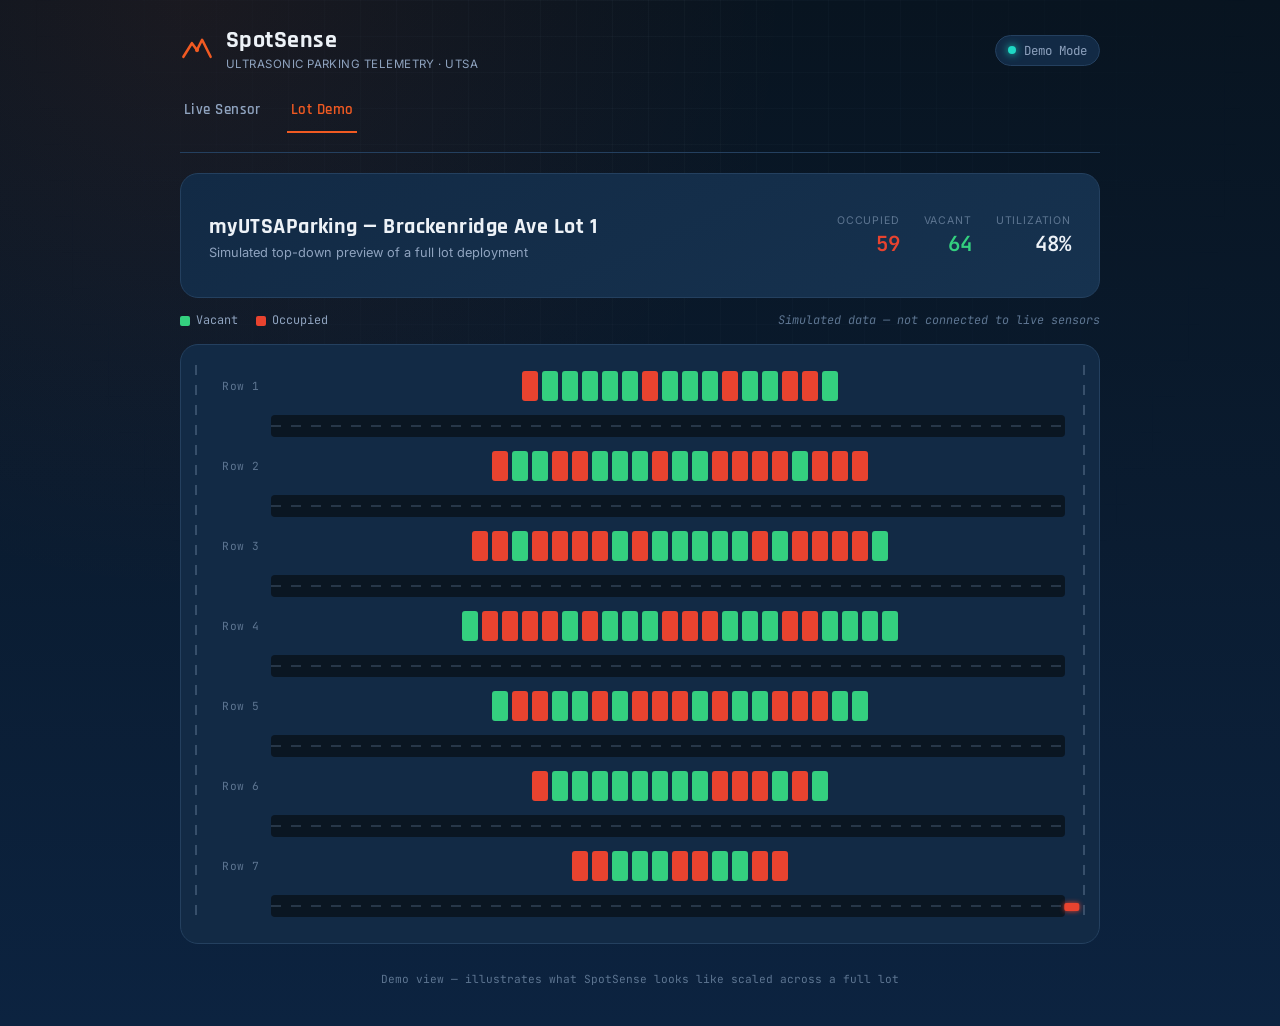
<file: lot-demo.html>
<!DOCTYPE html>
<html lang="en">
<head>
<meta charset="UTF-8">
<meta name="viewport" content="width=device-width, initial-scale=1.0">
<title>SpotSense — Lot Demo</title>
<link rel="preconnect" href="https://fonts.googleapis.com">
<link rel="preconnect" href="https://fonts.gstatic.com" crossorigin>
<link href="https://fonts.googleapis.com/css2?family=Rajdhani:wght@500;600;700&family=Inter:wght@400;500;600&family=JetBrains+Mono:wght@400;500;600&display=swap" rel="stylesheet">
<link rel="stylesheet" href="style.css">
</head>
<body>

<div class="grid-overlay" aria-hidden="true"></div>

<header class="topbar">
  <div class="brand">
    <svg class="brand-mark" viewBox="0 0 40 40" fill="none" xmlns="http://www.w3.org/2000/svg" aria-hidden="true">
      <path d="M4 28 L14 12 L20 20 L26 8 L36 28" stroke="var(--orange)" stroke-width="3" stroke-linecap="round" stroke-linejoin="round"/>
      <circle cx="20" cy="20" r="2.5" fill="var(--orange)"/>
    </svg>
    <div class="brand-text">
      <h1>SpotSense</h1>
      <span>Ultrasonic Parking Telemetry &middot; UTSA</span>
    </div>
  </div>
  <div class="conn-status">
    <span class="dot online"></span>
    <span>Demo Mode</span>
  </div>
</header>

<nav class="tab-nav">
  <a href="index.html" class="tab-link">Live Sensor</a>
  <a href="lot-demo.html" class="tab-link active">Lot Demo</a>
</nav>

<main>

  <section class="lot-hero">
    <div class="lot-hero-title">
      <h2>myUTSAParking &mdash; Brackenridge Ave Lot 1</h2>
      <p>Simulated top-down preview of a full lot deployment</p>
    </div>
    <dl class="lot-stat-cluster">
      <div class="lot-stat">
        <dt>Occupied</dt>
        <dd class="occupied-count" id="occupiedCount">—</dd>
      </div>
      <div class="lot-stat">
        <dt>Vacant</dt>
        <dd class="vacant-count" id="vacantCount">—</dd>
      </div>
      <div class="lot-stat">
        <dt>Utilization</dt>
        <dd id="utilPct">—</dd>
      </div>
    </dl>
  </section>

  <div class="lot-legend">
    <span><span class="swatch vacant"></span>Vacant</span>
    <span><span class="swatch occupied"></span>Occupied</span>
    <span class="disclaimer">Simulated data &mdash; not connected to live sensors</span>
  </div>

  <section class="lot-field" id="lotField" aria-label="Simulated parking lot occupancy grid">
    <!-- aisles and rows injected by lot-demo.js -->
    <canvas id="trafficCanvas"></canvas>
  </section>

</main>

<div class="toast-container" id="toastContainer" aria-live="polite"></div>

<footer class="footer">
  <span>Demo view &mdash; illustrates what SpotSense looks like scaled across a full lot</span>
</footer>

<script src="lot-demo.js"></script>
</body>
</html>
</file>
<file: style.css>
:root {
  --navy-deep: #081420;
  --navy: #0C2340;
  --navy-surface: #122A45;
  --navy-surface-2: #16324F;
  --line: #24405F;
  --orange: #F15A22;
  --orange-dim: #C24618;
  --cyan: #1FD8C4;
  --amber: #FFB627;
  --green: #34D07F;
  --red: #E8432F;
  --text: #EDF2F7;
  --text-muted: #8FA3BF;
  --text-faint: #5D7591;

  --font-display: "Rajdhani", sans-serif;
  --font-body: "Inter", sans-serif;
  --font-mono: "JetBrains Mono", monospace;
}

* { box-sizing: border-box; }

@media (prefers-reduced-motion: reduce) {
  * { animation-duration: 0.001ms !important; animation-iteration-count: 1 !important; transition-duration: 0.001ms !important; }
}

body {
  margin: 0;
  min-height: 100vh;
  background:
    radial-gradient(circle at 15% 0%, rgba(241, 90, 34, 0.08), transparent 40%),
    linear-gradient(180deg, var(--navy-deep) 0%, var(--navy) 100%);
  color: var(--text);
  font-family: var(--font-body);
  padding: 0 20px 40px;
  position: relative;
}

.grid-overlay {
  position: fixed;
  inset: 0;
  pointer-events: none;
  background-image:
    linear-gradient(rgba(143, 163, 191, 0.045) 1px, transparent 1px),
    linear-gradient(90deg, rgba(143, 163, 191, 0.045) 1px, transparent 1px);
  background-size: 36px 36px;
  mask-image: radial-gradient(ellipse at top, black 0%, transparent 70%);
  z-index: 0;
}

/* ---------- Topbar ---------- */
.topbar {
  max-width: 920px;
  margin: 0 auto;
  padding: 28px 0 20px;
  display: flex;
  align-items: center;
  justify-content: space-between;
  position: relative;
  z-index: 1;
}

.brand { display: flex; align-items: center; gap: 12px; }
.brand-mark { width: 34px; height: 34px; flex-shrink: 0; }
.brand-text h1 {
  font-family: var(--font-display);
  font-weight: 700;
  font-size: 1.5rem;
  letter-spacing: 0.02em;
  margin: 0;
  line-height: 1;
}
.brand-text span {
  font-size: 0.72rem;
  color: var(--text-muted);
  letter-spacing: 0.04em;
  text-transform: uppercase;
}

.conn-status {
  display: flex;
  align-items: center;
  gap: 8px;
  font-family: var(--font-mono);
  font-size: 0.78rem;
  color: var(--text-muted);
  background: var(--navy-surface);
  border: 1px solid var(--line);
  padding: 6px 12px;
  border-radius: 20px;
}
.dot {
  width: 8px; height: 8px; border-radius: 50%;
  background: var(--text-faint);
  transition: background 0.3s;
}
.dot.online { background: var(--cyan); box-shadow: 0 0 8px var(--cyan); }
.dot.offline { background: var(--orange); box-shadow: 0 0 8px var(--orange); }

/* ---------- Tab nav ---------- */
.tab-nav {
  max-width: 920px;
  margin: 0 auto;
  display: flex;
  gap: 4px;
  padding: 0 0 20px;
  position: relative;
  z-index: 1;
  border-bottom: 1px solid var(--line);
}
.tab-link {
  font-family: var(--font-display);
  font-weight: 600;
  font-size: 0.92rem;
  letter-spacing: 0.03em;
  color: var(--text-muted);
  text-decoration: none;
  padding: 8px 4px 12px;
  border-bottom: 2px solid transparent;
  transition: color 0.2s, border-color 0.2s;
  margin-bottom: -1px;
}
.tab-link + .tab-link { margin-left: 18px; }
.tab-link:hover { color: var(--text); }
.tab-link.active { color: var(--orange); border-bottom-color: var(--orange); }

/* ---------- Lot demo page ---------- */
.lot-hero {
  max-width: 920px;
  margin: 20px auto 0;
  position: relative;
  z-index: 1;
  background: linear-gradient(155deg, var(--navy-surface) 0%, var(--navy-surface-2) 100%);
  border: 1px solid var(--line);
  border-radius: 18px;
  padding: 24px 28px;
  display: flex;
  align-items: center;
  justify-content: space-between;
  gap: 20px;
  flex-wrap: wrap;
}
.lot-hero-title h2 {
  font-family: var(--font-display);
  font-size: 1.4rem;
  font-weight: 700;
  margin: 0 0 4px;
  letter-spacing: 0.02em;
}
.lot-hero-title p {
  margin: 0;
  font-size: 0.8rem;
  color: var(--text-muted);
}
.lot-stat-cluster { display: flex; gap: 24px; }
.lot-stat { text-align: right; }
.lot-stat dt {
  font-size: 0.66rem;
  text-transform: uppercase;
  letter-spacing: 0.08em;
  color: var(--text-faint);
  margin-bottom: 3px;
}
.lot-stat dd {
  margin: 0;
  font-family: var(--font-mono);
  font-size: 1.3rem;
  font-weight: 600;
}
.lot-stat dd.occupied-count { color: var(--red); }
.lot-stat dd.vacant-count { color: var(--green); }

.lot-legend {
  max-width: 920px;
  margin: 14px auto 0;
  display: flex;
  align-items: center;
  gap: 18px;
  font-family: var(--font-mono);
  font-size: 0.74rem;
  color: var(--text-muted);
  position: relative;
  z-index: 1;
}
.lot-legend .swatch {
  display: inline-block;
  width: 10px;
  height: 10px;
  border-radius: 2px;
  margin-right: 6px;
  vertical-align: middle;
}
.lot-legend .swatch.vacant { background: var(--green); }
.lot-legend .swatch.occupied { background: var(--red); }
.lot-legend .disclaimer { margin-left: auto; color: var(--text-faint); font-style: italic; }

.lot-field {
  max-width: 920px;
  margin: 16px auto 0;
  position: relative;
  z-index: 1;
  background: var(--navy-surface);
  border: 1px solid var(--line);
  border-radius: 18px;
  padding: 26px 34px;
  display: flex;
  flex-direction: column;
  gap: 14px;
}

/* Vertical boundary lines marking the lot's edges, like curb lines */
.lot-field::before,
.lot-field::after {
  content: "";
  position: absolute;
  top: 20px;
  bottom: 20px;
  width: 2px;
  background: repeating-linear-gradient(
    180deg,
    var(--text-faint) 0px, var(--text-faint) 10px,
    transparent 10px, transparent 20px
  );
  opacity: 0.5;
}
.lot-field::before { left: 14px; }
.lot-field::after { right: 14px; }

.lot-row-wrap {
  display: flex;
  align-items: center;
  gap: 12px;
  position: relative;
  z-index: 2;
}
.row-label {
  font-family: var(--font-mono);
  font-size: 0.7rem;
  color: var(--text-faint);
  width: 44px;
  flex-shrink: 0;
  text-align: right;
  letter-spacing: 0.03em;
}
.lot-row {
  display: flex;
  gap: 4px;
  justify-content: center;
  flex: 1;
}
.lot-row-wrap:nth-child(even) .lot-row { margin-left: 24px; }

/* ---------- Aisles: a driving lane sits between every row ---------- */
.lot-aisle {
  position: relative;
  height: 22px;
  margin-left: 56px; /* lines up under the row spots, past the row-label column */
  border-radius: 4px;
  background: #0A1622;
  overflow: hidden;
  z-index: 2;
}
.lot-aisle::before {
  content: "";
  position: absolute;
  top: 50%;
  left: 0;
  right: 0;
  height: 2px;
  transform: translateY(-50%);
  background: repeating-linear-gradient(
    90deg,
    var(--text-faint) 0px, var(--text-faint) 10px,
    transparent 10px, transparent 20px
  );
  opacity: 0.35;
}

/* Traffic canvas — every car in the lot is drawn here, moving every
   animation frame for genuinely fluid motion instead of CSS transitions. */
#trafficCanvas {
  position: absolute;
  inset: 0;
  width: 100%;
  height: 100%;
  z-index: 3;
  pointer-events: none;
}

/* ---------- Toast notifications ---------- */
.toast-container {
  position: fixed;
  top: 90px;
  right: 20px;
  z-index: 50;
  display: flex;
  flex-direction: column;
  gap: 10px;
  max-width: 280px;
}
.toast {
  background: var(--navy-surface);
  border: 1px solid var(--line);
  border-left: 3px solid var(--cyan);
  border-radius: 10px;
  padding: 10px 14px;
  font-family: var(--font-mono);
  font-size: 0.78rem;
  color: var(--text);
  box-shadow: 0 8px 24px rgba(0,0,0,0.35);
  animation: toastIn 0.3s ease, toastOut 0.3s ease 3.6s forwards;
}
@keyframes toastIn {
  from { opacity: 0; transform: translateX(20px); }
  to { opacity: 1; transform: translateX(0); }
}
@keyframes toastOut {
  from { opacity: 1; transform: translateX(0); }
  to { opacity: 0; transform: translateX(20px); }
}

@media (max-width: 720px) {
  .toast-container { left: 16px; right: 16px; max-width: none; }
}

.lot-spot {
  width: 16px;
  height: 30px;
  border-radius: 3px;
  background: var(--green);
  box-shadow: 0 0 0 rgba(0,0,0,0);
  transition: background-color 0.6s ease, box-shadow 0.6s ease;
  flex-shrink: 0;
}
.lot-spot.occupied { background: var(--red); }
.lot-spot.flash { box-shadow: 0 0 10px 2px currentColor; }

@media (max-width: 720px) {
  .lot-spot { width: 10px; height: 20px; }
  .lot-row:nth-child(even) { margin-left: 10px; }
  .lot-hero { flex-direction: column; align-items: flex-start; }
}

/* ---------- Dashboard shell ---------- */
.dashboard {
  max-width: 920px;
  margin: 0 auto;
  position: relative;
  z-index: 1;
  display: flex;
  flex-direction: column;
  gap: 20px;
}

/* ---------- Hero ---------- */
.hero-card {
  background: linear-gradient(155deg, var(--navy-surface) 0%, var(--navy-surface-2) 100%);
  border: 1px solid var(--line);
  border-radius: 18px;
  padding: 32px;
  display: grid;
  grid-template-columns: 1fr auto;
  gap: 24px;
  align-items: center;
  overflow: hidden;
  position: relative;
}

.hero-left { display: flex; flex-direction: column; align-items: flex-start; gap: 4px; }
.eyebrow {
  font-family: var(--font-mono);
  font-size: 0.7rem;
  letter-spacing: 0.12em;
  text-transform: uppercase;
  color: var(--text-faint);
}
.spot-id {
  font-family: var(--font-display);
  font-size: 3.2rem;
  font-weight: 700;
  margin: 0;
  line-height: 1;
  letter-spacing: 0.02em;
}

/* Sonar sweep — signature element, echoes the ultrasonic sensor pinging */
.sonar {
  position: relative;
  width: 92px;
  height: 92px;
  margin: 18px 0 6px;
  display: flex;
  align-items: center;
  justify-content: center;
}
.sensor-core {
  width: 14px;
  height: 14px;
  border-radius: 50%;
  background: var(--cyan);
  box-shadow: 0 0 12px var(--cyan);
  z-index: 2;
  transition: background 0.4s, box-shadow 0.4s;
}
.ring {
  position: absolute;
  border-radius: 50%;
  border: 1.5px solid var(--cyan);
  opacity: 0;
  animation: ping 3.2s cubic-bezier(0.2, 0.6, 0.4, 1) infinite;
}
.r1 { width: 30px; height: 30px; animation-delay: 0s; }
.r2 { width: 30px; height: 30px; animation-delay: 1.05s; }
.r3 { width: 30px; height: 30px; animation-delay: 2.1s; }

@keyframes ping {
  0%   { width: 14px; height: 14px; opacity: 0.7; }
  100% { width: 92px; height: 92px; opacity: 0; }
}

.hero-card.occupied .sensor-core { background: var(--orange); box-shadow: 0 0 12px var(--orange); }
.hero-card.occupied .ring { border-color: var(--orange); }

.hero-caption {
  font-family: var(--font-mono);
  font-size: 0.74rem;
  color: var(--text-faint);
  margin: 4px 0 0;
}

.hero-right { display: flex; flex-direction: column; align-items: flex-end; gap: 20px; }

.status-pill {
  font-family: var(--font-display);
  font-weight: 700;
  font-size: 1.15rem;
  letter-spacing: 0.06em;
  padding: 10px 22px;
  border-radius: 10px;
  background: rgba(31, 216, 196, 0.12);
  color: var(--cyan);
  border: 1px solid rgba(31, 216, 196, 0.4);
  transition: all 0.4s;
}
.hero-card.occupied .status-pill {
  background: rgba(241, 90, 34, 0.14);
  color: var(--orange);
  border-color: rgba(241, 90, 34, 0.45);
}

.hero-stats { display: flex; gap: 28px; margin: 0; }
.hero-stats dt {
  font-size: 0.68rem;
  text-transform: uppercase;
  letter-spacing: 0.08em;
  color: var(--text-faint);
  margin-bottom: 4px;
}
.hero-stats dd {
  margin: 0;
  font-family: var(--font-mono);
  font-size: 1rem;
  color: var(--text);
}

/* ---------- Telemetry grid ---------- */
.telemetry-grid {
  display: grid;
  grid-template-columns: repeat(4, 1fr);
  gap: 16px;
}

.tele-card {
  background: var(--navy-surface);
  border: 1px solid var(--line);
  border-radius: 14px;
  padding: 18px;
  display: flex;
  flex-direction: column;
  gap: 8px;
}

.tele-head { display: flex; align-items: center; justify-content: space-between; }
.tele-label {
  font-size: 0.72rem;
  text-transform: uppercase;
  letter-spacing: 0.06em;
  color: var(--text-muted);
}
.tele-icon { font-size: 0.9rem; color: var(--orange); }

.tele-value {
  font-family: var(--font-mono);
  font-size: 1.5rem;
  font-weight: 600;
  color: var(--text);
}

.tele-sub { font-size: 0.72rem; color: var(--text-faint); }

.battery-bar-track {
  width: 100%;
  height: 6px;
  border-radius: 4px;
  background: var(--navy-deep);
  overflow: hidden;
}
.battery-bar-fill {
  height: 100%;
  background: linear-gradient(90deg, var(--orange), var(--cyan));
  transition: width 0.6s ease;
}

/* ---------- Activity log ---------- */
.log-card {
  background: var(--navy-surface);
  border: 1px solid var(--line);
  border-radius: 14px;
  padding: 20px 22px;
}
.log-head { display: flex; align-items: baseline; justify-content: space-between; margin-bottom: 12px; }
.log-head h3 {
  font-family: var(--font-display);
  font-size: 1.05rem;
  margin: 0;
  letter-spacing: 0.02em;
}
.log-sub { font-size: 0.72rem; color: var(--text-faint); }

.log-list { list-style: none; margin: 0; padding: 0; display: flex; flex-direction: column; }
.log-list li {
  display: flex;
  align-items: center;
  gap: 10px;
  padding: 9px 0;
  border-bottom: 1px solid var(--line);
  font-family: var(--font-mono);
  font-size: 0.82rem;
  color: var(--text-muted);
}
.log-list li:last-child { border-bottom: none; }
.log-empty { color: var(--text-faint); font-style: normal; }

.log-tag {
  padding: 2px 8px;
  border-radius: 6px;
  font-size: 0.68rem;
  font-weight: 600;
  letter-spacing: 0.04em;
}
.log-tag.occupied { background: rgba(241, 90, 34, 0.15); color: var(--orange); }
.log-tag.vacant { background: rgba(31, 216, 196, 0.15); color: var(--cyan); }

/* ---------- Footer ---------- */
.footer {
  max-width: 920px;
  margin: 28px auto 0;
  text-align: center;
  font-family: var(--font-mono);
  font-size: 0.7rem;
  color: var(--text-faint);
  position: relative;
  z-index: 1;
}

/* ---------- Responsive ---------- */
@media (max-width: 720px) {
  .hero-card { grid-template-columns: 1fr; }
  .hero-right { align-items: flex-start; }
  .telemetry-grid { grid-template-columns: repeat(2, 1fr); }
}

@media (max-width: 460px) {
  .telemetry-grid { grid-template-columns: 1fr; }
  .spot-id { font-size: 2.4rem; }
}

/* Keyboard focus visibility */
a:focus-visible, button:focus-visible { outline: 2px solid var(--cyan); outline-offset: 2px; }
</file>
